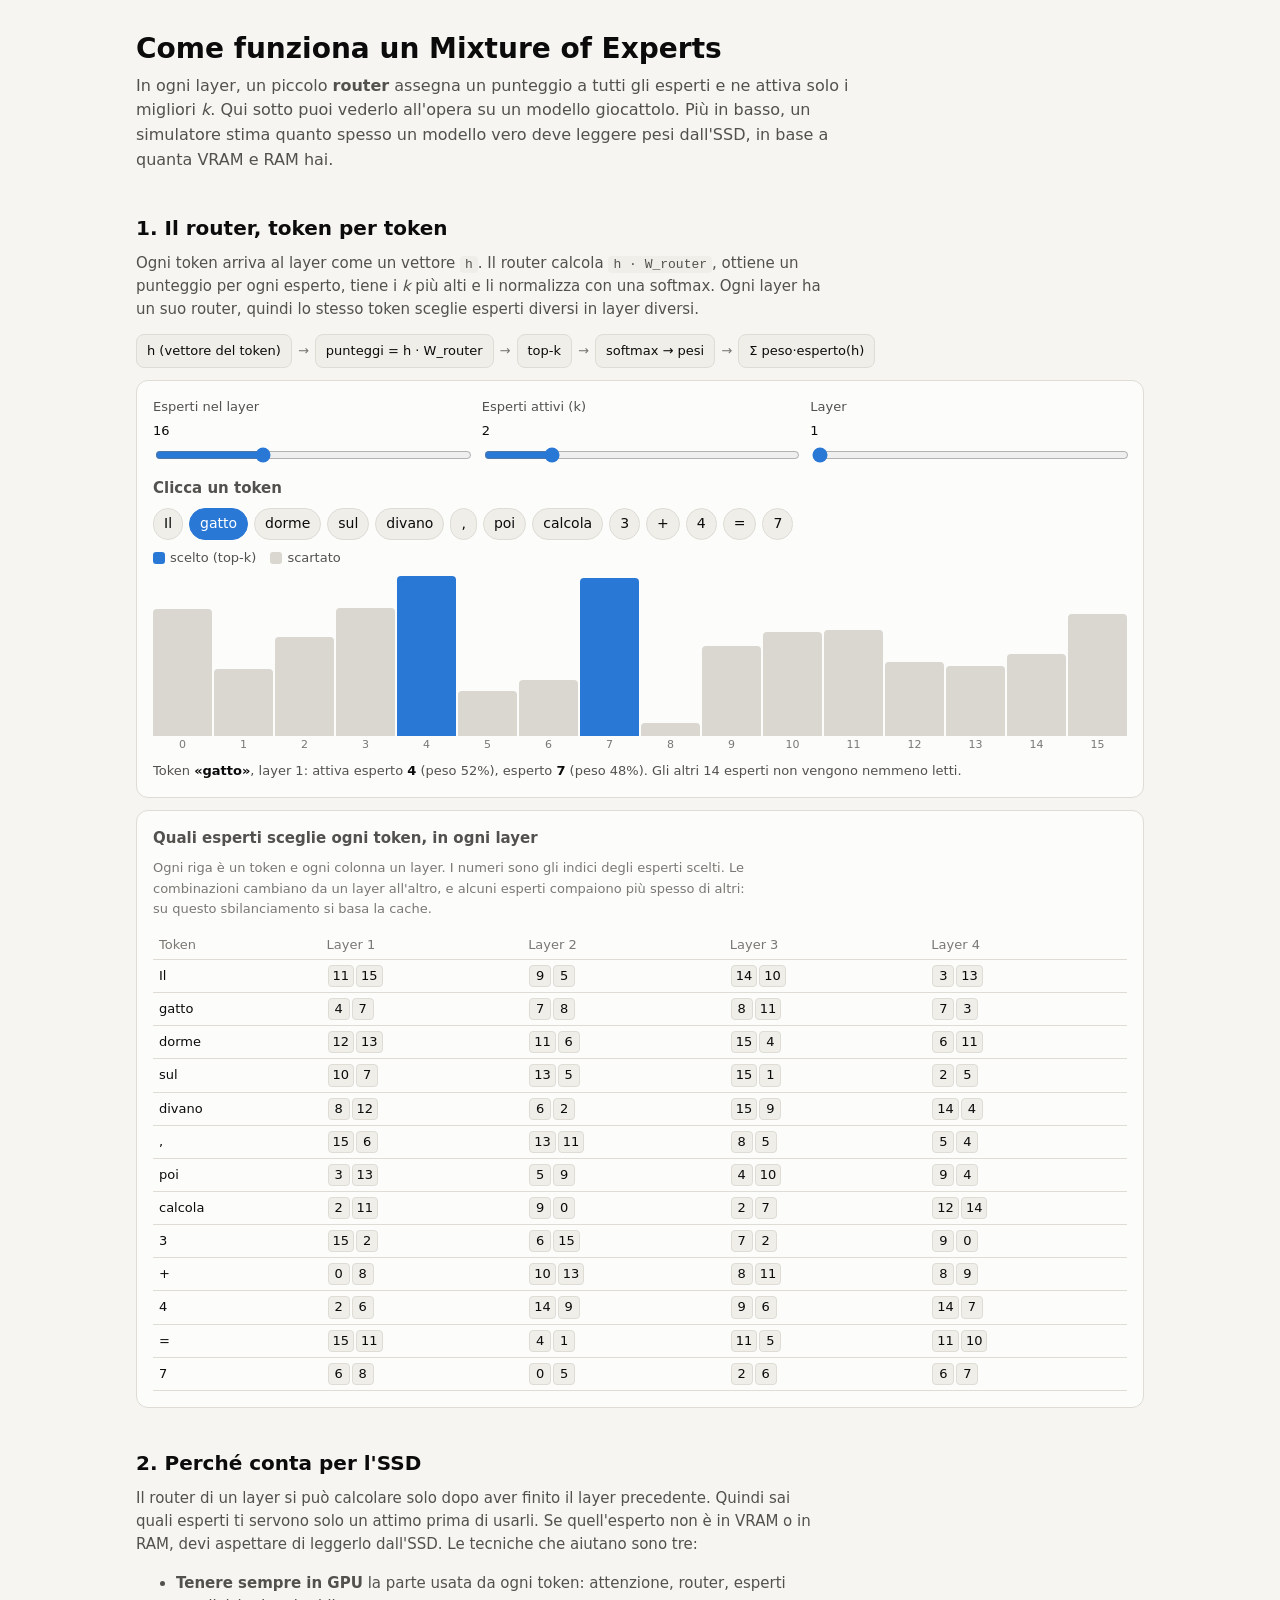
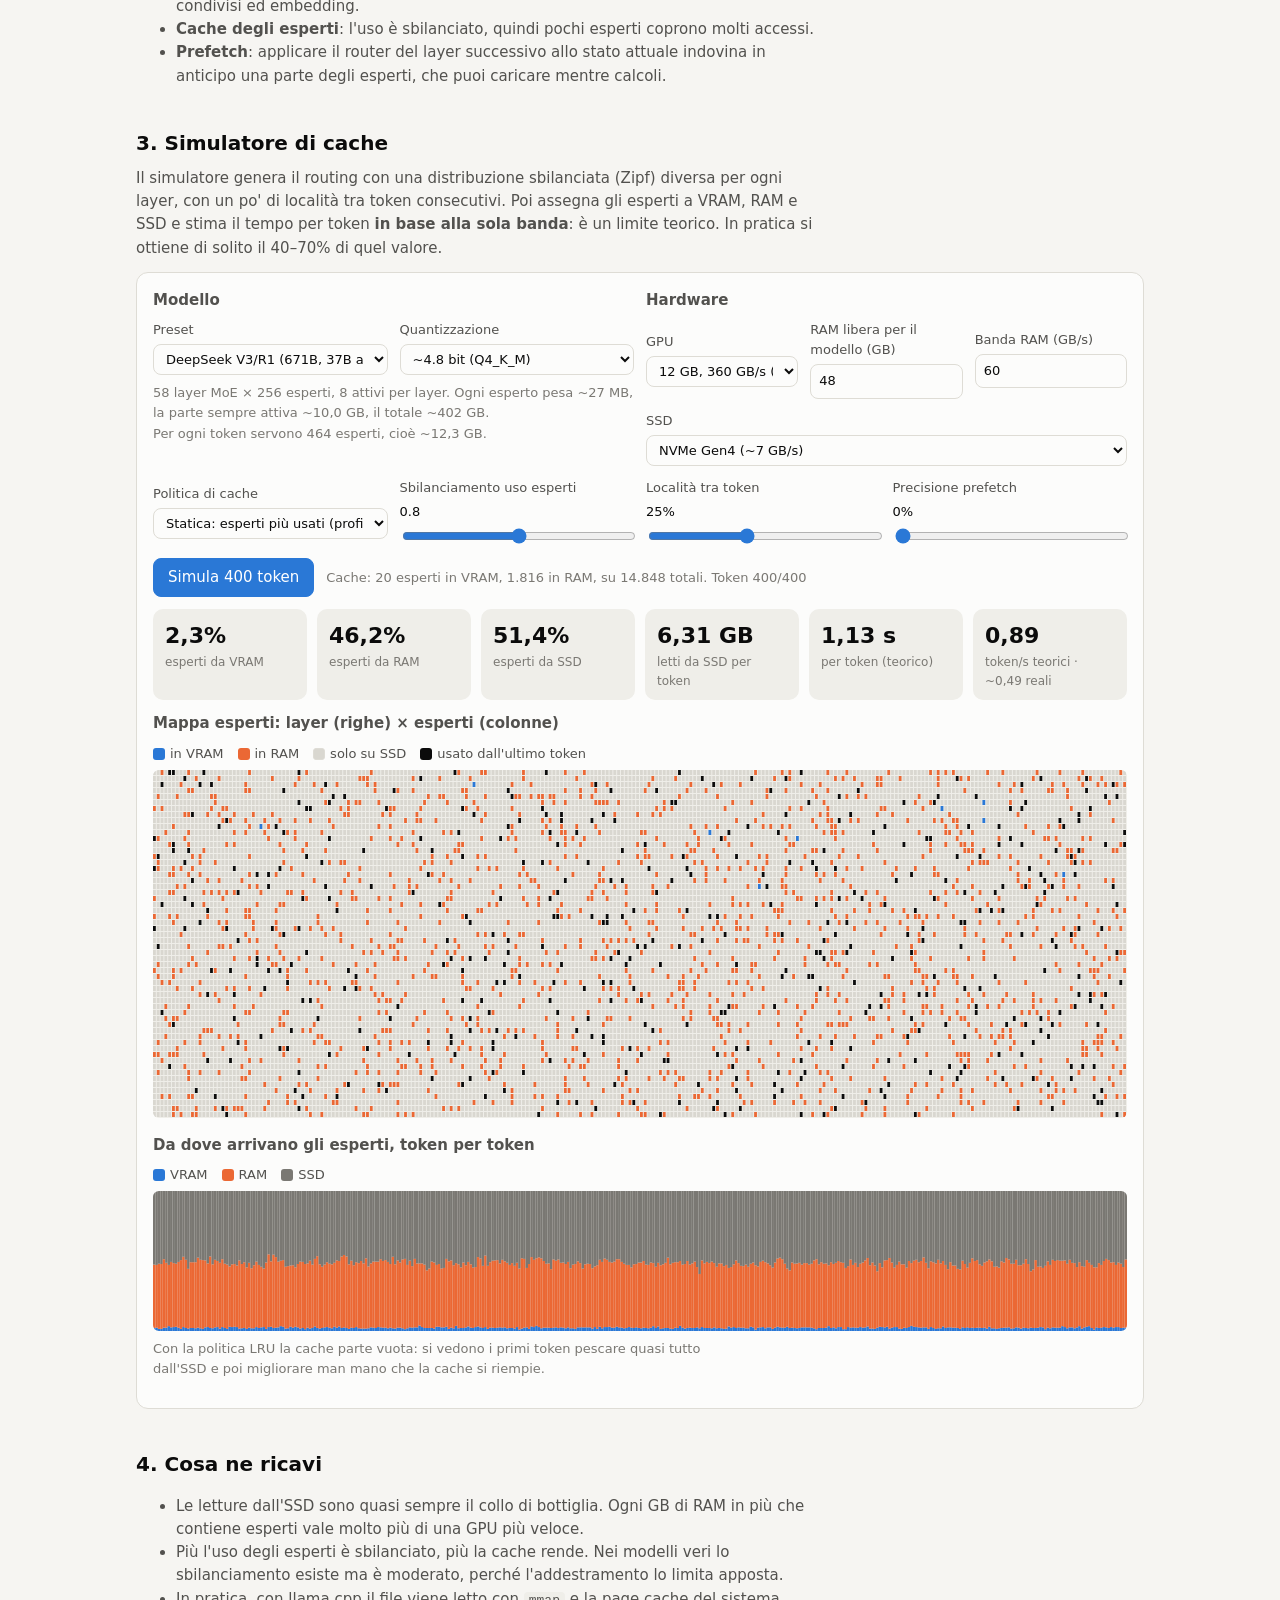
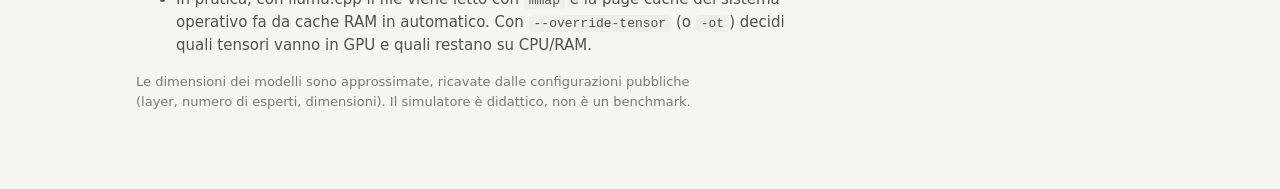
<file: moe.html>
<!doctype html>
<html lang="it">
<head>
<meta charset="utf-8">
<meta name="viewport" content="width=device-width, initial-scale=1">
<title>MoE: router e cache</title>
<meta name="description" content="Come un modello Mixture of Experts sceglie quali esperti attivare, e quanto conta la cache VRAM/RAM quando i pesi stanno su SSD.">
<style>
:root{
  color-scheme: light;
  --bg:#f6f5f2; --surface:#fcfcfb; --surface-2:#efeee9; --border:#dedcd5;
  --text:#0b0b0b; --text-2:#52514e; --muted:#7a7873;
  --vram:#2a78d6; --ram:#eb6834; --ssd:#d9d7d0; --hit:#0b0b0b;
  --accent:#2a78d6;
}
@media (prefers-color-scheme: dark){
  :root:not([data-theme="light"]){
    color-scheme: dark;
    --bg:#121211; --surface:#1a1a19; --surface-2:#242422; --border:#34332f;
    --text:#f0efec; --text-2:#c3c2b7; --muted:#8f8d86;
    --vram:#3987e5; --ram:#d95926; --ssd:#3a3936; --hit:#ffffff;
    --accent:#3987e5;
  }
}
:root[data-theme="dark"]{
  color-scheme: dark;
  --bg:#121211; --surface:#1a1a19; --surface-2:#242422; --border:#34332f;
  --text:#f0efec; --text-2:#c3c2b7; --muted:#8f8d86;
  --vram:#3987e5; --ram:#d95926; --ssd:#3a3936; --hit:#ffffff;
  --accent:#3987e5;
}
*{box-sizing:border-box}
body{margin:0;background:var(--bg);color:var(--text);font:15px/1.55 system-ui,-apple-system,"Segoe UI",Roboto,sans-serif}
main{max-width:1040px;margin:0 auto;padding:32px 16px 64px}
h1{font-size:28px;line-height:1.2;margin:0 0 8px}
h2{font-size:20px;margin:40px 0 8px}
h3{font-size:15px;margin:0 0 8px;color:var(--text-2);font-weight:600}
p{margin:0 0 12px;color:var(--text-2);max-width:72ch}
.lead{font-size:16px}
code{font:13px ui-monospace,SFMono-Regular,Menlo,monospace;background:var(--surface-2);padding:1px 5px;border-radius:4px}
.card{background:var(--surface);border:1px solid var(--border);border-radius:12px;padding:16px;margin:12px 0}
.row{display:flex;flex-wrap:wrap;gap:12px;align-items:center}
.grid2{display:grid;grid-template-columns:repeat(auto-fit,minmax(280px,1fr));gap:12px}
label{font-size:13px;color:var(--text-2);display:flex;flex-direction:column;gap:4px;min-width:140px;flex:1}
label span.v{color:var(--text);font-variant-numeric:tabular-nums}
select,input[type=number]{font:inherit;padding:6px 8px;border:1px solid var(--border);border-radius:8px;background:var(--surface);color:var(--text)}
input[type=range]{width:100%;accent-color:var(--accent)}
button{font:inherit;padding:7px 14px;border-radius:8px;border:1px solid var(--border);background:var(--surface-2);color:var(--text);cursor:pointer}
button.primary{background:var(--accent);border-color:var(--accent);color:#fff}
.tokens{display:flex;flex-wrap:wrap;gap:6px;margin:8px 0}
.tok{padding:4px 10px;border-radius:999px;border:1px solid var(--border);background:var(--surface-2);cursor:pointer;font-size:14px}
.tok.sel{background:var(--accent);border-color:var(--accent);color:#fff}
.bars{display:grid;gap:2px;align-items:end;height:160px;margin-top:8px}
.bar{background:var(--ssd);border-radius:4px 4px 0 0;position:relative;min-height:2px}
.bar.top{background:var(--vram)}
.barlbl{display:grid;gap:2px;font-size:11px;color:var(--muted);text-align:center;font-variant-numeric:tabular-nums}
.gate{font-size:13px;color:var(--text-2);margin-top:8px}
.gate b{color:var(--text)}
table{border-collapse:collapse;font-size:13px;font-variant-numeric:tabular-nums;width:100%}
th,td{padding:4px 6px;border-bottom:1px solid var(--border);text-align:left}
th{color:var(--muted);font-weight:500}
.chip{display:inline-block;min-width:22px;text-align:center;padding:0 4px;margin:1px;border-radius:4px;background:var(--surface-2);border:1px solid var(--border)}
.kpis{display:grid;grid-template-columns:repeat(auto-fit,minmax(140px,1fr));gap:10px;margin:12px 0}
.kpi{background:var(--surface-2);border-radius:10px;padding:10px 12px}
.kpi .n{font-size:22px;font-weight:650;font-variant-numeric:tabular-nums}
.kpi .l{font-size:12px;color:var(--muted)}
.legend{display:flex;gap:14px;flex-wrap:wrap;font-size:13px;color:var(--text-2);margin:6px 0}
.sw{display:inline-block;width:12px;height:12px;border-radius:3px;vertical-align:-2px;margin-right:5px}
canvas{width:100%;display:block;border-radius:6px;background:var(--surface-2)}
.note{font-size:13px;color:var(--muted)}
.wrapc{position:relative}
.tip{position:absolute;pointer-events:none;background:var(--surface);border:1px solid var(--border);border-radius:8px;padding:6px 8px;font-size:12px;color:var(--text);display:none;white-space:nowrap;box-shadow:0 2px 8px rgba(0,0,0,.15)}
.pipe{display:flex;flex-wrap:wrap;gap:6px;align-items:center;font-size:13px;margin:8px 0}
.pipe div{background:var(--surface-2);border:1px solid var(--border);border-radius:8px;padding:6px 10px}
.pipe i{color:var(--muted);font-style:normal}
</style>
</head>
<body>
<main>
<h1>Come funziona un Mixture of Experts</h1>
<p class="lead">In ogni layer, un piccolo <b>router</b> assegna un punteggio a tutti gli esperti e ne attiva solo i migliori <i>k</i>. Qui sotto puoi vederlo all'opera su un modello giocattolo. Più in basso, un simulatore stima quanto spesso un modello vero deve leggere pesi dall'SSD, in base a quanta VRAM e RAM hai.</p>

<h2>1. Il router, token per token</h2>
<p>Ogni token arriva al layer come un vettore <code>h</code>. Il router calcola <code>h · W_router</code>, ottiene un punteggio per ogni esperto, tiene i <i>k</i> più alti e li normalizza con una softmax. Ogni layer ha un suo router, quindi lo stesso token sceglie esperti diversi in layer diversi.</p>
<div class="pipe"><div>h (vettore del token)</div><i>→</i><div>punteggi = h · W_router</div><i>→</i><div>top-k</div><i>→</i><div>softmax → pesi</div><i>→</i><div>Σ peso·esperto(h)</div></div>

<div class="card">
  <div class="row">
    <label>Esperti nel layer <span class="v" id="tEv">16</span><input type="range" id="tE" min="8" max="32" step="4" value="16"></label>
    <label>Esperti attivi (k) <span class="v" id="tKv">2</span><input type="range" id="tK" min="1" max="6" value="2"></label>
    <label>Layer <span class="v" id="tLv">1</span><input type="range" id="tL" min="1" max="4" value="1"></label>
  </div>
  <h3 style="margin-top:12px">Clicca un token</h3>
  <div class="tokens" id="toks"></div>
  <div class="legend"><span><span class="sw" style="background:var(--vram)"></span>scelto (top-k)</span><span><span class="sw" style="background:var(--ssd)"></span>scartato</span></div>
  <div class="bars" id="bars"></div>
  <div class="barlbl" id="barlbl"></div>
  <div class="gate" id="gate"></div>
</div>

<div class="card">
  <h3>Quali esperti sceglie ogni token, in ogni layer</h3>
  <p class="note">Ogni riga è un token e ogni colonna un layer. I numeri sono gli indici degli esperti scelti. Le combinazioni cambiano da un layer all'altro, e alcuni esperti compaiono più spesso di altri: su questo sbilanciamento si basa la cache.</p>
  <div style="overflow-x:auto"><table id="routeTable"></table></div>
</div>

<h2>2. Perché conta per l'SSD</h2>
<p>Il router di un layer si può calcolare solo dopo aver finito il layer precedente. Quindi sai quali esperti ti servono solo un attimo prima di usarli. Se quell'esperto non è in VRAM o in RAM, devi aspettare di leggerlo dall'SSD. Le tecniche che aiutano sono tre:</p>
<ul style="color:var(--text-2);max-width:72ch">
  <li><b>Tenere sempre in GPU</b> la parte usata da ogni token: attenzione, router, esperti condivisi ed embedding.</li>
  <li><b>Cache degli esperti</b>: l'uso è sbilanciato, quindi pochi esperti coprono molti accessi.</li>
  <li><b>Prefetch</b>: applicare il router del layer successivo allo stato attuale indovina in anticipo una parte degli esperti, che puoi caricare mentre calcoli.</li>
</ul>

<h2>3. Simulatore di cache</h2>
<p>Il simulatore genera il routing con una distribuzione sbilanciata (Zipf) diversa per ogni layer, con un po' di località tra token consecutivi. Poi assegna gli esperti a VRAM, RAM e SSD e stima il tempo per token <b>in base alla sola banda</b>: è un limite teorico. In pratica si ottiene di solito il 40–70% di quel valore.</p>

<div class="card">
  <div class="grid2">
    <div>
      <h3>Modello</h3>
      <div class="row">
        <label>Preset<select id="model"></select></label>
        <label>Quantizzazione<select id="quant">
          <option value="2.7">~2.7 bit (Q2_K)</option>
          <option value="3.9">~3.9 bit (Q3_K_M)</option>
          <option value="4.8" selected>~4.8 bit (Q4_K_M)</option>
          <option value="4.25">~4.25 bit (MXFP4)</option>
          <option value="8.5">~8.5 bit (Q8_0)</option>
        </select></label>
      </div>
      <p class="note" id="modelInfo" style="margin-top:8px"></p>
    </div>
    <div>
      <h3>Hardware</h3>
      <div class="row">
        <label>GPU<select id="gpu">
          <option value="8,272">8 GB, 272 GB/s (RTX 4060)</option>
          <option value="12,360" selected>12 GB, 360 GB/s (RTX 3060)</option>
          <option value="16,288">16 GB, 288 GB/s (RTX 4060 Ti)</option>
          <option value="24,936">24 GB, 936 GB/s (RTX 3090)</option>
          <option value="32,1790">32 GB, 1790 GB/s (RTX 5090)</option>
        </select></label>
        <label>RAM libera per il modello (GB)<input type="number" id="ram" value="48" min="0" max="1024" step="8"></label>
        <label>Banda RAM (GB/s)<input type="number" id="ramBw" value="60" min="10" max="800" step="5"></label>
        <label>SSD<select id="ssd">
          <option value="3.5">NVMe Gen3 (~3.5 GB/s)</option>
          <option value="7" selected>NVMe Gen4 (~7 GB/s)</option>
          <option value="12">NVMe Gen5 (~12 GB/s)</option>
          <option value="0.5">SATA (~0.5 GB/s)</option>
        </select></label>
      </div>
    </div>
  </div>
  <div class="row" style="margin-top:12px">
    <label>Politica di cache<select id="policy">
      <option value="static">Statica: esperti più usati (profilati)</option>
      <option value="lru">Dinamica: LRU</option>
    </select></label>
    <label>Sbilanciamento uso esperti <span class="v" id="skewv">0.8</span><input type="range" id="skew" min="0" max="1.6" step="0.1" value="0.8"></label>
    <label>Località tra token <span class="v" id="locv">25%</span><input type="range" id="loc" min="0" max="0.6" step="0.05" value="0.25"></label>
    <label>Precisione prefetch <span class="v" id="pfv">0%</span><input type="range" id="pf" min="0" max="0.9" step="0.1" value="0"></label>
  </div>
  <div class="row" style="margin-top:12px">
    <button class="primary" id="run">Simula 400 token</button>
    <span class="note" id="status"></span>
  </div>

  <div class="kpis" id="kpis"></div>

  <h3>Mappa esperti: layer (righe) × esperti (colonne)</h3>
  <div class="legend">
    <span><span class="sw" style="background:var(--vram)"></span>in VRAM</span>
    <span><span class="sw" style="background:var(--ram)"></span>in RAM</span>
    <span><span class="sw" style="background:var(--ssd);border:1px solid var(--border)"></span>solo su SSD</span>
    <span><span class="sw" style="background:var(--hit)"></span>usato dall'ultimo token</span>
  </div>
  <div class="wrapc"><canvas id="heat" height="240"></canvas><div class="tip" id="heatTip"></div></div>

  <h3 style="margin-top:16px">Da dove arrivano gli esperti, token per token</h3>
  <div class="legend">
    <span><span class="sw" style="background:var(--vram)"></span>VRAM</span>
    <span><span class="sw" style="background:var(--ram)"></span>RAM</span>
    <span><span class="sw" style="background:var(--muted)"></span>SSD</span>
  </div>
  <div class="wrapc"><canvas id="strip" height="140"></canvas><div class="tip" id="stripTip"></div></div>
  <p class="note" style="margin-top:8px">Con la politica LRU la cache parte vuota: si vedono i primi token pescare quasi tutto dall'SSD e poi migliorare man mano che la cache si riempie.</p>
</div>

<h2>4. Cosa ne ricavi</h2>
<ul style="color:var(--text-2);max-width:72ch">
  <li>Le letture dall'SSD sono quasi sempre il collo di bottiglia. Ogni GB di RAM in più che contiene esperti vale molto più di una GPU più veloce.</li>
  <li>Più l'uso degli esperti è sbilanciato, più la cache rende. Nei modelli veri lo sbilanciamento esiste ma è moderato, perché l'addestramento lo limita apposta.</li>
  <li>In pratica, con llama.cpp il file viene letto con <code>mmap</code> e la page cache del sistema operativo fa da cache RAM in automatico. Con <code>--override-tensor</code> (o <code>-ot</code>) decidi quali tensori vanno in GPU e quali restano su CPU/RAM.</li>
</ul>
<p class="note">Le dimensioni dei modelli sono approssimate, ricavate dalle configurazioni pubbliche (layer, numero di esperti, dimensioni). Il simulatore è didattico, non è un benchmark.</p>
</main>

<script>
// ---------- utility ----------
function mulberry32(a){return function(){a|=0;a=a+0x6D2B79F5|0;let t=Math.imul(a^a>>>15,1|a);t=t+Math.imul(t^t>>>7,61|t)^t;return((t^t>>>14)>>>0)/4294967296}}
function hashStr(s){let h=2166136261;for(const c of s){h^=c.charCodeAt(0);h=Math.imul(h,16777619)}return h>>>0}
function gauss(r){let u=0,v=0;while(!u)u=r();while(!v)v=r();return Math.sqrt(-2*Math.log(u))*Math.cos(2*Math.PI*v)}
const css=n=>getComputedStyle(document.documentElement).getPropertyValue(n).trim();
const $=id=>document.getElementById(id);

// ---------- 1. router giocattolo ----------
const SENT="Il gatto dorme sul divano , poi calcola 3 + 4 = 7".split(" ");
const DIM=8;
let selTok=1;
function hVec(tok,layer){const r=mulberry32(hashStr(tok)+layer*7919);return Array.from({length:DIM},()=>gauss(r))}
function Wr(E,layer){const r=mulberry32(1000+layer*31+E);return Array.from({length:DIM},()=>Array.from({length:E},()=>gauss(r)*0.6))}
function route(tok,E,K,layer){
  const h=hVec(tok,layer),W=Wr(E,layer);
  const s=Array.from({length:E},(_,e)=>h.reduce((a,x,i)=>a+x*W[i][e],0));
  const idx=s.map((v,i)=>[v,i]).sort((a,b)=>b[0]-a[0]).slice(0,K);
  const m=Math.max(...idx.map(x=>x[0]));const ex=idx.map(x=>Math.exp(x[0]-m));const Z=ex.reduce((a,b)=>a+b,0);
  return {scores:s,top:idx.map((x,j)=>({e:x[1],w:ex[j]/Z}))};
}
function renderToy(){
  const E=+$("tE").value,K=+$("tK").value,L=+$("tL").value;
  $("tEv").textContent=E;$("tKv").textContent=K;$("tLv").textContent=L;
  $("toks").innerHTML=SENT.map((t,i)=>`<span class="tok${i===selTok?" sel":""}" data-i="${i}">${t}</span>`).join("");
  const {scores,top}=route(SENT[selTok],E,K,L);
  const mn=Math.min(...scores),mx=Math.max(...scores);
  const topSet=new Set(top.map(t=>t.e));
  $("bars").style.gridTemplateColumns=`repeat(${E},1fr)`;
  $("barlbl").style.gridTemplateColumns=`repeat(${E},1fr)`;
  $("bars").innerHTML=scores.map((v,i)=>`<div class="bar${topSet.has(i)?" top":""}" style="height:${(8+92*(v-mn)/(mx-mn||1)).toFixed(1)}%" title="Esperto ${i}: punteggio ${v.toFixed(2)}"></div>`).join("");
  $("barlbl").innerHTML=scores.map((_,i)=>`<div>${i}</div>`).join("");
  $("gate").innerHTML=`Token <b>«${SENT[selTok]}»</b>, layer ${L}: attiva ${top.map(t=>`esperto <b>${t.e}</b> (peso ${(t.w*100).toFixed(0)}%)`).join(", ")}. Gli altri ${E-K} esperti non vengono nemmeno letti.`;
  let html=`<tr><th>Token</th>${[1,2,3,4].map(l=>`<th>Layer ${l}</th>`).join("")}</tr>`;
  const cnt=new Array(E).fill(0);
  SENT.forEach(t=>{html+=`<tr><td>${t}</td>`;for(let l=1;l<=4;l++){const r=route(t,E,K,l);r.top.forEach(x=>{if(l===L)cnt[x.e]++});html+=`<td>${r.top.map(x=>`<span class="chip">${x.e}</span>`).join("")}</td>`}html+="</tr>"});
  $("routeTable").innerHTML=html;
}
$("toks").addEventListener("click",e=>{const i=e.target.dataset.i;if(i!==undefined){selTok=+i;renderToy()}});
["tE","tK","tL"].forEach(id=>$(id).addEventListener("input",renderToy));
renderToy();

// ---------- 3. simulatore ----------
// expertParams in miliardi; alwaysOn = parametri usati da ogni token (attenzione, esperti condivisi, embedding, layer densi)
const MODELS={
  dsv3:{name:"DeepSeek V3/R1 (671B, 37B attivi)",L:58,E:256,K:8,exp:3*7168*2048/1e9,always:16.6},
  kimi:{name:"Kimi K2 (1T, 32B attivi)",L:60,E:384,K:8,exp:3*7168*2048/1e9,always:11},
  qwen:{name:"Qwen3-235B-A22B",L:94,E:128,K:8,exp:3*4096*1536/1e9,always:7.8},
  gptoss:{name:"gpt-oss-120b (117B, 5.1B attivi)",L:36,E:128,K:4,exp:3*2880*2880/1e9,always:1.5},
  mixtral:{name:"Mixtral 8x22B (141B, 39B attivi)",L:56,E:8,K:2,exp:3*6144*16384/1e9,always:5.2},
};
$("model").innerHTML=Object.entries(MODELS).map(([k,m])=>`<option value="${k}">${m.name}</option>`).join("");
const fmt=(x,d=1)=>x.toLocaleString("it-IT",{maximumFractionDigits:d,minimumFractionDigits:d});

function setup(){
  const m=MODELS[$("model").value],bits=+$("quant").value;
  const [vram,vbw]=$("gpu").value.split(",").map(Number);
  const ram=+$("ram").value,ramBw=+$("ramBw").value,ssdBw=+$("ssd").value;
  const expGB=m.exp*bits/8, alwaysGB=m.always*bits/8;
  const totalGB=alwaysGB+expGB*m.L*m.E;
  const vramFree=Math.max(0,vram-1.5); // riserva per KV cache e buffer
  const alwaysV=Math.min(alwaysGB,vramFree), alwaysR=alwaysGB-alwaysV;
  const nV=Math.floor((vramFree-alwaysV)/expGB);
  const nR=Math.max(0,Math.floor((ram-alwaysR)/expGB));
  $("modelInfo").innerHTML=`${m.L} layer MoE × ${m.E} esperti, ${m.K} attivi per layer. Ogni esperto pesa ~${fmt(expGB*1024,0)} MB, la parte sempre attiva ~${fmt(alwaysGB)} GB, il totale ~${fmt(totalGB,0)} GB.<br>Per ogni token servono ${m.L*m.K} esperti, cioè ~${fmt(expGB*m.L*m.K)} GB.`;
  return {m,expGB,alwaysGB,alwaysV,alwaysR,nV:Math.min(nV,m.L*m.E),nR,vbw,ramBw,ssdBw,totalGB,ramShort:alwaysR>ram};
}

let sim=null, anim=null;
function runSim(){
  if(anim)cancelAnimationFrame(anim);
  const S=setup(),{m}=S;
  const skew=+$("skew").value,loc=+$("loc").value,pf=+$("pf").value,policy=$("policy").value;
  const rnd=mulberry32(42);
  // popolarità per layer: Zipf con permutazione casuale
  const cdf=[],prob=[];
  for(let l=0;l<m.L;l++){
    const perm=Array.from({length:m.E},(_,i)=>i);for(let i=m.E-1;i>0;i--){const j=Math.floor(rnd()*(i+1));[perm[i],perm[j]]=[perm[j],perm[i]]}
    const p=new Float64Array(m.E);let Z=0;for(let r=0;r<m.E;r++){p[perm[r]]=1/Math.pow(r+1,skew);Z+=p[perm[r]]}
    const c=new Float64Array(m.E);let a=0;for(let e=0;e<m.E;e++){p[e]/=Z;a+=p[e];c[e]=a}
    cdf.push(c);prob.push(p);
  }
  // collocazione: 0=SSD 1=RAM 2=VRAM
  const N=m.L*m.E, tier=new Uint8Array(N);
  let lruV=new Map(), lruR=new Map();
  if(policy==="static"){
    const ord=Array.from({length:N},(_,i)=>i).sort((a,b)=>prob[Math.floor(b/m.E)][b%m.E]-prob[Math.floor(a/m.E)][a%m.E]);
    for(let i=0;i<N;i++)tier[ord[i]]=i<S.nV?2:(i<S.nV+S.nR?1:0);
  }
  sim={S,cdf,tier,lruV,lruR,policy,pf,loc,prev:Array.from({length:m.L},()=>[]),hist:[],last:new Set(),t:0,T:400,rnd};
  $("status").textContent="";
  const step=()=>{for(let i=0;i<8&&sim.t<sim.T;i++)simToken();drawAll();if(sim.t<sim.T)anim=requestAnimationFrame(step)};
  step();
}
function touch(id){
  // LRU a due livelli: VRAM -> (espulso) RAM -> (espulso) solo SSD
  const s=sim,S=s.S;let src;
  if(s.lruV.has(id)){s.lruV.delete(id);s.lruV.set(id,1);return 2}
  if(s.lruR.has(id)){s.lruR.delete(id);src=1}else src=0;
  if(S.nV>0){s.lruV.set(id,1);s.tier[id]=2;
    if(s.lruV.size>S.nV){const old=s.lruV.keys().next().value;s.lruV.delete(old);
      if(S.nR>0){s.lruR.set(old,1);s.tier[old]=1;if(s.lruR.size>S.nR){const o2=s.lruR.keys().next().value;s.lruR.delete(o2);s.tier[o2]=0}}else s.tier[old]=0}}
  else if(S.nR>0){s.lruR.set(id,1);s.tier[id]=1;if(s.lruR.size>S.nR){const o2=s.lruR.keys().next().value;s.lruR.delete(o2);s.tier[o2]=0}}
  return src;
}
function simToken(){
  const s=sim,S=s.S,m=S.m,r=s.rnd;
  let cV=0,cR=0,cS=0,time=0;s.last=new Set();
  const alwaysPerLayer=(S.alwaysV/S.vbw+S.alwaysR/S.ramBw)/m.L;
  for(let l=0;l<m.L;l++){
    const chosen=new Set();let guard=0;
    while(chosen.size<m.K&&guard++<200){
      let e;
      if(s.prev[l].length&&r()<s.loc)e=s.prev[l][Math.floor(r()*s.prev[l].length)];
      else{const u=r(),c=s.cdf[l];let lo=0,hi=m.E-1;while(lo<hi){const mid=(lo+hi)>>1;if(c[mid]<u)lo=mid+1;else hi=mid}e=lo}
      chosen.add(e);
    }
    s.prev[l]=[...chosen];
    let tV=0,tR=0,tS=0;
    for(const e of chosen){
      const id=l*m.E+e;s.last.add(id);
      const where=s.policy==="lru"?touch(id):s.tier[id];
      if(where===2){cV++;tV+=S.expGB/S.vbw}
      else if(where===1){cR++;tR+=S.expGB/S.ramBw}
      else{cS++;tS+=S.expGB/S.ssdBw+S.expGB/S.ramBw}
    }
    const compute=alwaysPerLayer+tV+tR;
    const hidden=Math.min(s.pf*tS,compute); // il prefetch nasconde letture dietro al calcolo
    time+=compute+tS-hidden;
  }
  s.hist.push({v:cV,r:cR,s:cS,time});s.t++;
}
function drawAll(){
  const s=sim,S=s.S,m=S.m,h=s.hist;
  const warm=s.policy==="lru"?h.slice(Math.floor(h.length/4)):h;
  const sum=warm.reduce((a,x)=>({v:a.v+x.v,r:a.r+x.r,s:a.s+x.s,time:a.time+x.time}),{v:0,r:0,s:0,time:0});
  const tot=sum.v+sum.r+sum.s||1, n=warm.length||1;
  const tpt=sum.time/n, ssdGB=sum.s/n*S.expGB;
  const k=[
    [fmt(100*sum.v/tot)+"%","esperti da VRAM"],
    [fmt(100*sum.r/tot)+"%","esperti da RAM"],
    [fmt(100*sum.s/tot)+"%","esperti da SSD"],
    [fmt(ssdGB,2)+" GB","letti da SSD per token"],
    [fmt(tpt,2)+" s","per token (teorico)"],
    [fmt(1/tpt,2),"token/s teorici · ~"+fmt(0.55/tpt,2)+" reali"],
  ];
  $("kpis").innerHTML=k.map(([a,b])=>`<div class="kpi"><div class="n">${a}</div><div class="l">${b}</div></div>`).join("");
  if(S.ramShort)$("status").textContent="Attenzione: nemmeno la parte sempre attiva entra in VRAM+RAM. Anche quella verrà letta dall'SSD a ogni token, ma la stima non ne tiene conto.";
  else $("status").textContent=`Cache: ${S.nV.toLocaleString("it-IT")} esperti in VRAM, ${Math.min(S.nR,m.L*m.E).toLocaleString("it-IT")} in RAM, su ${(m.L*m.E).toLocaleString("it-IT")} totali. `+(s.policy==="lru"?"Statistiche calcolate dopo il riscaldamento. ":"")+`Token ${s.t}/${s.T}`;
  drawHeat();drawStrip();
}
function sizeCanvas(c,hCss){const dpr=window.devicePixelRatio||1;const w=c.clientWidth;c.width=Math.round(w*dpr);c.height=Math.round(hCss*dpr);c.style.height=hCss+"px";const ctx=c.getContext("2d");ctx.setTransform(dpr,0,0,dpr,0,0);return {ctx,w,h:hCss}}
function drawHeat(){
  const s=sim,m=s.S.m,c=$("heat");
  const rowH=Math.max(2,Math.min(6,Math.floor(360/m.L)));
  const {ctx,w}=sizeCanvas(c,m.L*rowH);
  const cw=w/m.E;
  const col=[css("--ssd"),css("--ram"),css("--vram")],hit=css("--hit");
  for(let l=0;l<m.L;l++)for(let e=0;e<m.E;e++){
    const id=l*m.E+e;ctx.fillStyle=s.last.has(id)?hit:col[s.tier[id]];
    ctx.fillRect(e*cw,l*rowH,Math.max(1,cw-(cw>3?1:0)),rowH-(rowH>3?1:0));
  }
  c._geo={cw,rowH};
}
function drawStrip(){
  const s=sim,m=s.S.m,c=$("strip"),{ctx,w,h}=sizeCanvas(c,140);
  const T=s.T,bw=w/T,tot=m.L*m.K;
  const cV=css("--vram"),cR=css("--ram"),cS=css("--muted");
  s.hist.forEach((x,i)=>{
    let y=h;const seg=[[x.v,cV],[x.r,cR],[x.s,cS]];
    for(const [v,cl] of seg){const hh=v/tot*h;ctx.fillStyle=cl;ctx.fillRect(i*bw,y-hh,Math.max(1,bw-(bw>3?1:0)),hh);y-=hh}
  });
  c._bw=bw;
}
// tooltip
function tipOn(canvas,tip,fn){
  canvas.addEventListener("mousemove",ev=>{if(!sim)return;const r=canvas.getBoundingClientRect();const x=ev.clientX-r.left,y=ev.clientY-r.top;const t=fn(x,y);if(!t){tip.style.display="none";return}
    tip.innerHTML=t;tip.style.display="block";const tw=tip.offsetWidth;tip.style.left=Math.min(Math.max(0,x+12),r.width-tw)+"px";tip.style.top=(y+14)+"px"});
  canvas.addEventListener("mouseleave",()=>tip.style.display="none");
}
const TN=["solo su SSD","in RAM","in VRAM"];
tipOn($("heat"),$("heatTip"),(x,y)=>{const g=$("heat")._geo;if(!g)return;const m=sim.S.m;const e=Math.floor(x/g.cw),l=Math.floor(y/g.rowH);if(e<0||e>=m.E||l<0||l>=m.L)return;const id=l*m.E+e;return `Layer ${l+1}, esperto ${e}<br>${TN[sim.tier[id]]}${sim.last.has(id)?" · usato ora":""}`});
tipOn($("strip"),$("stripTip"),x=>{const i=Math.floor(x/$("strip")._bw);const d=sim.hist[i];if(!d)return;const t=d.v+d.r+d.s;return `Token ${i+1}<br>VRAM ${d.v} · RAM ${d.r} · SSD ${d.s} (su ${t})<br>${fmt(d.time,2)} s`});

["skew","loc","pf"].forEach(id=>$(id).addEventListener("input",()=>{$("skewv").textContent=$("skew").value;$("locv").textContent=Math.round($("loc").value*100)+"%";$("pfv").textContent=Math.round($("pf").value*100)+"%"}));
["model","quant","gpu","ram","ramBw","ssd","policy","skew","loc","pf"].forEach(id=>$(id).addEventListener("change",runSim));
$("run").addEventListener("click",runSim);
window.addEventListener("resize",()=>sim&&drawAll());
if(window.matchMedia)matchMedia("(prefers-color-scheme: dark)").addEventListener("change",()=>{renderToy();sim&&drawAll()});
runSim();
</script>
</body>
</html>
</file>
